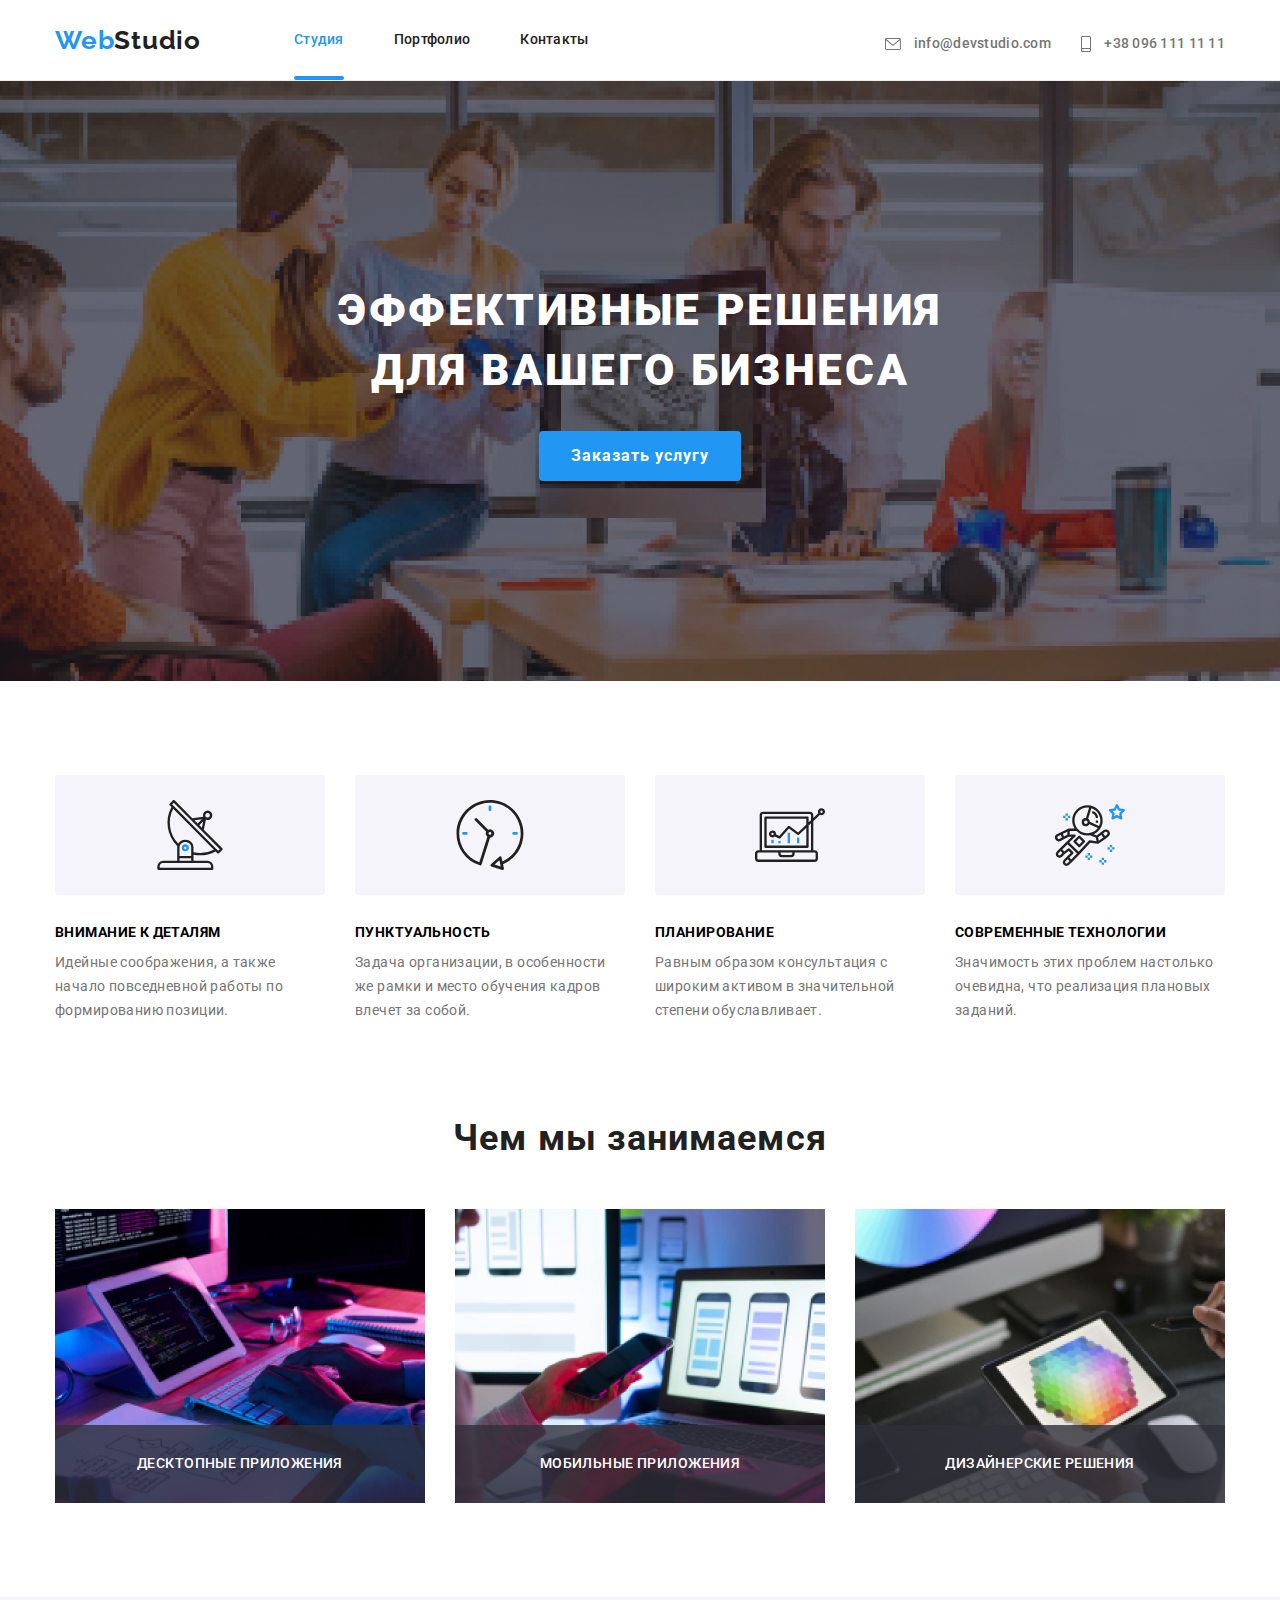
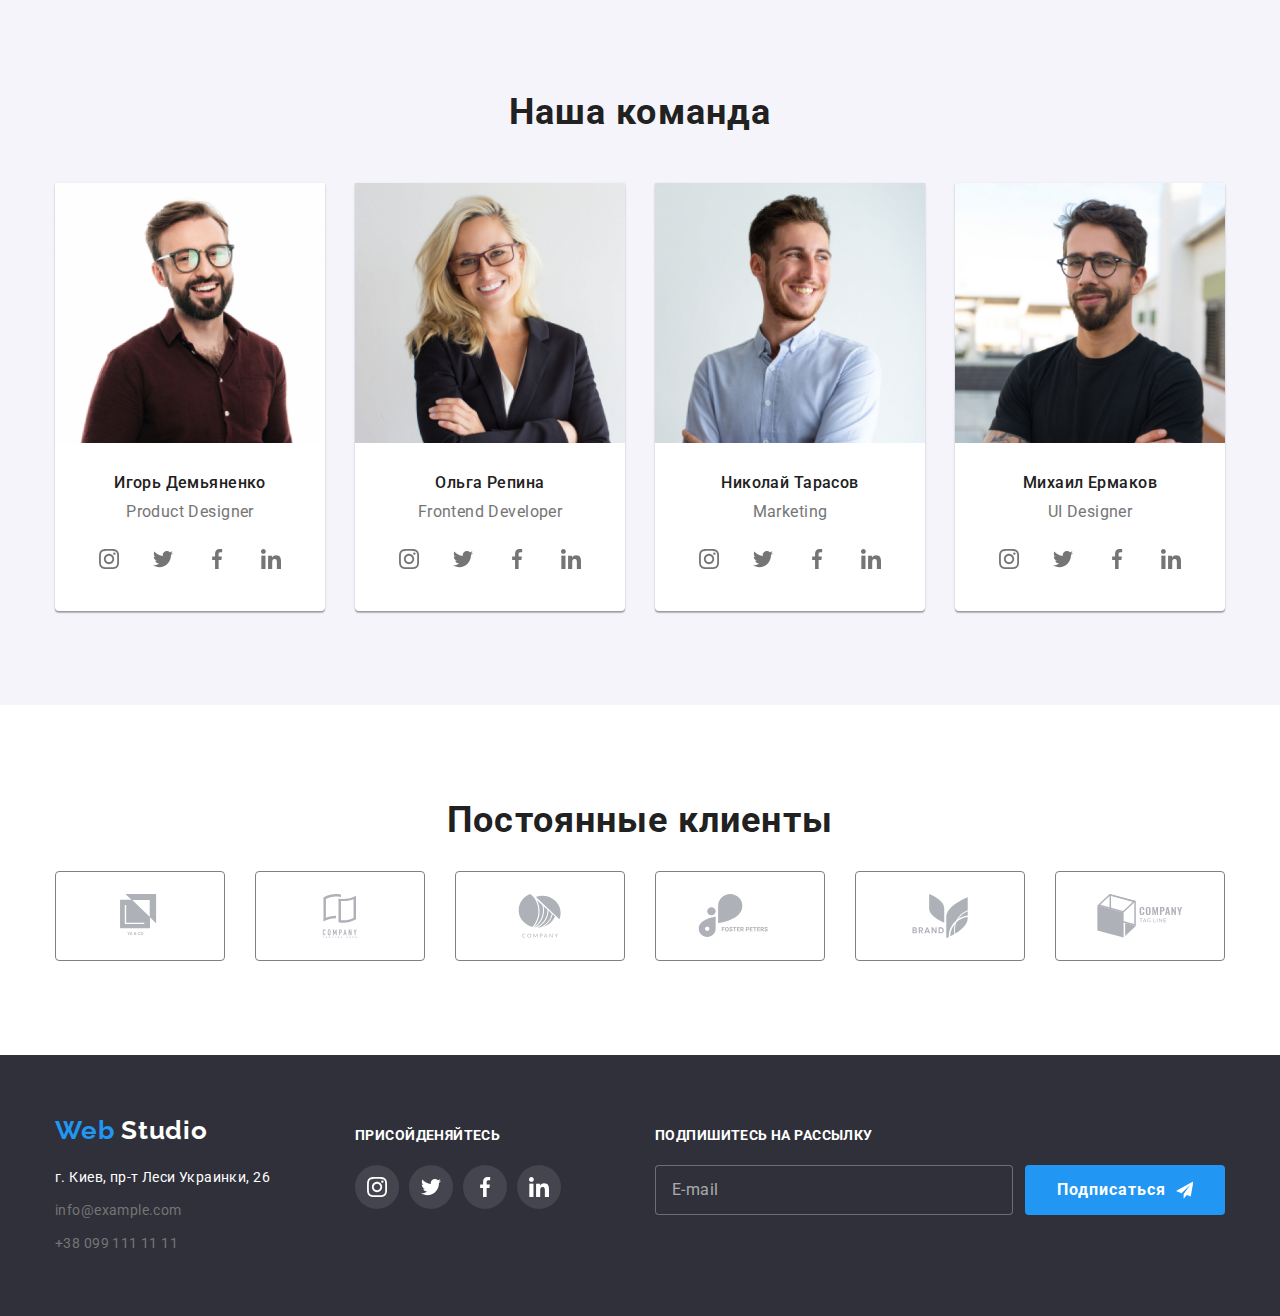
<file: index.html>
<!DOCTYPE html>
<html lang="ru">
	<head>
		<meta charset="UTF-8" />
		<meta name="viewport" content="width=device-width, initial-scale=1.0" />
		<link
			href="https://fonts.googleapis.com/css2?family=Raleway:wght@700&family=Roboto:wght@500;900&display=swap"
			rel="stylesheet"
		/>

		<link rel="stylesheet" href="./css/main.min.css" />

		<title>Web studio main</title>
	</head>

	<body>
		<!--Header-->

		<header>
			<nav class="site-nav">
				<div class="conteiners">
					<a href="./index.html" class="logo">
						<span>Web</span>
						Studio
					</a>
					<button
						type="button"
						class="menu-button is-open"
						aria-controls="menu-container"
						data-menu-button
						aria-expanded="false"
					>
						<svg width="40" height="40" aria-label="переключатель мобильного меню">
							<use class="close-menu-svg" href="./img/sprite.svg#icon-close-menu"></use>
							<use class="menu-svg" href="./img/sprite.svg#icon-menu"></use>
						</svg>
					</button>
					<div class="menu-container" id="menu-container" data-menu>
						<ul class="menu-list">
							<li class="menu-list-item"><a href="./index.html" class="link current-page">Студия</a></li>
							<li class="menu-list-item"><a href="./portfolio.html" class="link">Портфолио</a></li>
							<li class="menu-list-item"><a href="#adress" class="link">Контакты</a></li>
						</ul>
						<ul class="contacts">
							<li class="item-contact">
								<a href="mailto:info@devstudio.com" class="link contact-mail">
									<svg class="item-contact-svg" width="16px" height="12px">
										<use href="./img/sprite.svg#icon-envelope"></use>
									</svg>
									info@devstudio.com
								</a>
							</li>
							<li class="item-contact">
								<a href="tel:+380961111111" class="link contact-phone">
									<svg class="item-contact-svg" width="10px" height="16px">
										<use href="./img/sprite.svg#icon-smartphone"></use>
									</svg>
									+38 096 111 11 11
								</a>
							</li>
						</ul>
					</div>
				</div>
			</nav>
		</header>
		<main>
			<!-- HERO-->

			<section class="hero">
				<h1 class="title">Эффективные решения для вашего бизнеса</h1>
				<button class="button" type="button" data-modal-open>Заказать услугу</button>
			</section>

			<!--наши особенности-->

			<section class="features">
				<div class="conteiners">
					<h2 class="title" hidden>Наши особенности</h2>
					<ul class="list">
						<li class="feature-item attention">
							<h3 class="sub-title">Внимание к деталям</h3>
							<p class="post">
								Идейные соображения, а также начало повседневной работы по формированию позиции.
							</p>
						</li>
						<li class="feature-item punctuality">
							<h3 class="sub-title">Пунктуальность</h3>
							<p class="post">
								Задача организации, в особенности же рамки и место обучения кадров влечет за собой.
							</p>
						</li>
						<li class="feature-item planning">
							<h3 class="sub-title">Планирование</h3>
							<p class="post">
								Равным образом консультация с широким активом в значительной степени обуславливает.
							</p>
						</li>
						<li class="feature-item technologies">
							<h3 class="sub-title">Современные технологии</h3>
							<p class="post">
								Значимость этих проблем настолько очевидна, что реализация плановых заданий.
							</p>
						</li>
					</ul>
				</div>
			</section>

			<!--чем мы занимаемся -->

			<section class="work">
				<div class="conteiners">
					<h2 class="title">Чем мы занимаемся</h2>
					<ul class="list">
						<li class="item">
							<div class="work-img">
								<picture>
									<source
										srcset="./img/adaptive/desctop/we_do/desctop.jpg 1x, ./img/adaptive/desctop/we_do/desctop@2x.jpg 2x"
										media="(min-width: 1200px)"
									/>
									<img src="./img/desctop.jpg" alt="изборажение ноутбука" />
								</picture>
								<p class="sub-title">Десктопные приложения</p>
							</div>
						</li>
						<li class="item">
							<div class="work-img">
								<picture>
									<source
										srcset="./img/adaptive/desctop/we_do/mobile.jpg 1x, ./img/adaptive/desctop/we_do/mobile@2x.jpg 2x"
										media="(min-width: 1200px)"
									/>
									<img src="./img/mobile.jpg" alt="изображение телефона" />
								</picture>
								<p class="sub-title">Мобильные приложения</p>
							</div>
						</li>
						<li class="item">
							<div class="work-img">
								<picture>
									<source
										srcset="./img/adaptive/desctop/we_do/design.jpg 1x, ./img/adaptive/desctop/we_do/design@2x.jpg 2x"
										media="(min-width: 1200px)"
									/>
									<img src="./img/design.jpg" alt="изображение екрана компьюетра" />
								</picture>
								<p class="sub-title">Дизайнерские решения</p>
							</div>
						</li>
					</ul>
				</div>
			</section>

			<!--наша  команда-->

			<section class="team">
				<div class="conteiners">
					<h2 class="title">Наша команда</h2>
					<ul class="list">
						<li class="mamber">
							<picture>
								<source
									srcset="./img/adaptive/phone/team/photo1.jpg 1x, ./img/adaptive/phone/team/photo1@2x.jpg 2x"
									media="(max-width: 767px)"
								/>
								<source
									srcset="./img/adaptive/tablet/team/photo1.jpg 1x, ./img/adaptive/tablet/team/photo1@2x.jpg 2x"
									media="(max-width: 1199px)"
								/>
								<source
									srcset="./img/adaptive/desctop/team/photo1.jpg 1x, ./img/adaptive/desctop/team/photo-1.jpg 2x"
									media="(min-width: 1200px)"
								/>
								<img src="./img/photo_1.jpg" alt="изображение сотрудника" />
							</picture>
							<div class="team-item-description">
								<h3 class="name">Игорь Демьяненко</h3>
								<p class="position">Product Designer</p>
								<ul class="socialnetwork-list">
									<li class="social-icon">
										<a class="social-icon-item" href="https://www.instagramm.com/" aria-label="Instagramm">
											<svg class="social-icon-item-svg">
												<use href="./img/sprite.svg#icon-instagram"></use>
											</svg>
										</a>
									</li>
									<li class="social-icon">
										<a class="social-icon-item" href="https://twitter.com/explore" aria-label="Twitter">
											<svg class="social-icon-item-svg">
												<use href="./img/sprite.svg#icon-twitter"></use>
											</svg>
										</a>
									</li>
									<li class="social-icon">
										<a class="social-icon-item" href="https://www.facebook.com/" aria-label="Facebook">
											<svg class="social-icon-item-svg">
												<use href="./img/sprite.svg#icon-facebook"></use>
											</svg>
										</a>
									</li>
									<li class="social-icon">
										<a class="social-icon-item" href="https://www.linkedin.com/" aria-label="LinkenIn">
											<svg class="social-icon-item-svg">
												<use href="./img/sprite.svg#icon-linkedin"></use>
											</svg>
										</a>
									</li>
								</ul>
							</div>
						</li>
						<li class="mamber">
							<picture>
								<source
									srcset="./img/adaptive/phone/team/photo2.jpg 1x, ./img/adaptive/phone/team/photo2@2x.jpg 2x"
									media="(max-width: 767px)"
								/>
								<source
									srcset="./img/adaptive/tablet/team/photo2.jpg 1x, ./img/adaptive/tablet/team/photo2@2x.jpg 2x"
									media="(max-width: 1199px)"
								/>
								<source
									srcset="./img/adaptive/desctop/team/photo2.jpg 1x, ./img/adaptive/desctop/team/photo-2.jpg 2x"
									media="(min-width: 1200px)"
								/>
								<img src="./img/photo_2.jpg" alt="изображение сотрудника" />
							</picture>
							<div class="team-item-description">
								<h3 class="name">Ольга Репина</h3>
								<p class="position">Frontend Developer</p>
								<ul class="socialnetwork-list">
									<li class="social-icon">
										<a class="social-icon-item" href="https://www.instagramm.com/" aria-label="Instagramm">
											<svg class="social-icon-item-svg">
												<use href="./img/sprite.svg#icon-instagram"></use>
											</svg>
										</a>
									</li>
									<li class="social-icon">
										<a class="social-icon-item" href="https://twitter.com/explore" aria-label="Twitter">
											<svg class="social-icon-item-svg">
												<use href="./img/sprite.svg#icon-twitter"></use>
											</svg>
										</a>
									</li>
									<li class="social-icon">
										<a class="social-icon-item" href="https://www.facebook.com/" aria-label="Facebook">
											<svg class="social-icon-item-svg">
												<use href="./img/sprite.svg#icon-facebook"></use>
											</svg>
										</a>
									</li>
									<li class="social-icon">
										<a class="social-icon-item" href="https://www.linkedin.com/" aria-label="LinkenIn">
											<svg class="social-icon-item-svg">
												<use href="./img/sprite.svg#icon-linkedin"></use>
											</svg>
										</a>
									</li>
								</ul>
							</div>
						</li>
						<li class="mamber">
							<picture>
								<source
									srcset="./img/adaptive/phone/team/photo3.jpg 1x, ./img/adaptive/phone/team/photo3@2x.jpg 2x"
									media="(max-width: 767px)"
								/>
								<source
									srcset="./img/adaptive/tablet/team/photo3.jpg 1x, ./img/adaptive/tablet/team/photo3@2x.jpg 2x"
									media="(max-width: 1199px)"
								/>
								<source
									srcset="./img/adaptive/desctop/team/photo3.jpg 1x, ./img/adaptive/desctop/team/photo-3.jpg 2x"
									media="(min-width: 1200px)"
								/>
								<img src="./img/photo_3.jpg" alt="изображение сотрудника" />
							</picture>
							<div class="team-item-description">
								<h3 class="name">Николай Тарасов</h3>
								<p class="position">Marketing</p>
								<ul class="socialnetwork-list">
									<li class="social-icon">
										<a class="social-icon-item" href="https://www.instagramm.com/" aria-label="Instagramm">
											<svg class="social-icon-item-svg">
												<use href="./img/sprite.svg#icon-instagram"></use>
											</svg>
										</a>
									</li>
									<li class="social-icon">
										<a class="social-icon-item" href="https://twitter.com/explore" aria-label="Twitter">
											<svg class="social-icon-item-svg">
												<use href="./img/sprite.svg#icon-twitter"></use>
											</svg>
										</a>
									</li>
									<li class="social-icon">
										<a class="social-icon-item" href="https://www.facebook.com/" aria-label="Facebook">
											<svg class="social-icon-item-svg">
												<use href="./img/sprite.svg#icon-facebook"></use>
											</svg>
										</a>
									</li>
									<li class="social-icon">
										<a class="social-icon-item" href="https://www.linkedin.com/" aria-label="LinkenIn">
											<svg class="social-icon-item-svg">
												<use href="./img/sprite.svg#icon-linkedin"></use>
											</svg>
										</a>
									</li>
								</ul>
							</div>
						</li>
						<li class="mamber">
							<picture>
								<source
									srcset="./img/adaptive/phone/team/photo4.jpg 1x, ./img/adaptive/phone/team/photo4@2x.jpg 2x"
									media="(max-width: 767px)"
								/>
								<source
									srcset="./img/adaptive/tablet/team/photo4.jpg 1x, ./img/adaptive/tablet/team/photo4@2x.jpg 2x"
									media="(max-width: 1199px)"
								/>
								<source
									srcset="./img/adaptive/desctop/team/photo4.jpg 1x, ./img/adaptive/desctop/team/photo-4.jpg 2x"
									media="(min-width: 1200px)"
								/>
								<img src="./img/photo_4.jpg" alt="изображение сотрудника" />
							</picture>
							<div class="team-item-description">
								<h3 class="name">Михаил Ермаков</h3>
								<p class="position">UI Designer</p>
								<ul class="socialnetwork-list">
									<li class="social-icon">
										<a class="social-icon-item" href="https://www.instagramm.com/" aria-label="Instagramm">
											<svg class="social-icon-item-svg">
												<use href="./img/sprite.svg#icon-instagram"></use>
											</svg>
										</a>
									</li>
									<li class="social-icon">
										<a class="social-icon-item" href="https://twitter.com/explore" aria-label="Twitter">
											<svg class="social-icon-item-svg">
												<use href="./img/sprite.svg#icon-twitter"></use>
											</svg>
										</a>
									</li>
									<li class="social-icon">
										<a class="social-icon-item" href="https://www.facebook.com/" aria-label="Facebook">
											<svg class="social-icon-item-svg">
												<use href="./img/sprite.svg#icon-facebook"></use>
											</svg>
										</a>
									</li>
									<li class="social-icon">
										<a class="social-icon-item" href="https://www.linkedin.com/" aria-label="LinkenIn">
											<svg class="social-icon-item-svg">
												<use href="./img/sprite.svg#icon-linkedin"></use>
											</svg>
										</a>
									</li>
								</ul>
							</div>
						</li>
					</ul>
				</div>
			</section>
			<!--постоянные клиенты-->
			<section class="client">
				<div class="conteiners">
					<h2 class="title">Постоянные клиенты</h2>
					<ul class="list">
						<li class="client-logo">
							<a href="#" class="logo">
								<svg class="client-logo-svg">
									<use href="./img/sprite.svg#icon-logo1"></use>
								</svg>
							</a>
						</li>
						<li class="client-logo">
							<a href="#" class="logo">
								<svg class="client-logo-svg">
									<use href="./img/sprite.svg#icon-logo2"></use>
								</svg>
							</a>
						</li>
						<li class="client-logo">
							<a href="#" class="logo">
								<svg class="client-logo-svg">
									<use href="./img/sprite.svg#icon-logo3"></use>
								</svg>
							</a>
						</li>
						<li class="client-logo">
							<a href="#" class="logo">
								<svg class="client-logo-svg">
									<use href="./img/sprite.svg#icon-logo4"></use>
								</svg>
							</a>
						</li>
						<li class="client-logo">
							<a href="#" class="logo">
								<svg class="client-logo-svg">
									<use href="./img/sprite.svg#icon-logo5"></use>
								</svg>
							</a>
						</li>
						<li class="client-logo">
							<a href="#" class="logo">
								<svg class="client-logo-svg">
									<use href="./img/sprite.svg#icon-logo6"></use>
								</svg>
							</a>
						</li>
					</ul>
				</div>
			</section>
		</main>

		<!--Футер -->

		<footer class="footer">
			<div class="conteiners">
				<div class="footer-join">
					<div class="input-conteiner">
						<h2 hidden>Контактная информация</h2>
						<a href="./index.html" class="logo">
							<span>Web</span>
							Studio
						</a>
						<address id="adress">
							<a href="https://goo.gl/maps/7qZ9SEmHGYKd3bcy6" class="contact adress">г. Киев, пр-т Леси Украинки, 26</a>
							<a href="mailto:info@example.com" class="contact">info@example.com</a>
							<a href="tel:+380991111111" class="contact">+38 099 111 11 11</a>
						</address>
					</div>
					<div class="input-conteiner-join">
						<p class="connect">Присойденяйтесь</p>

						<ul class="socialnetwork-list">
							<li class="social-icon">
								<a class="social-icon-item" href="https://www.instagramm.com/" aria-label="Instagramm">
									<svg class="social-icon-item-svg">
										<use href="./img/sprite.svg#icon-instagram"></use>
									</svg>
								</a>
							</li>
							<li class="social-icon">
								<a class="social-icon-item" href="https://twitter.com/explore" aria-label="Twitter">
									<svg class="social-icon-item-svg">
										<use href="./img/sprite.svg#icon-twitter"></use>
									</svg>
								</a>
							</li>
							<li class="social-icon">
								<a class="social-icon-item" href="https://www.facebook.com/" aria-label="Facebook">
									<svg class="social-icon-item-svg">
										<use href="./img/sprite.svg#icon-facebook"></use>
									</svg>
								</a>
							</li>
							<li class="social-icon">
								<a class="social-icon-item" href="https://www.linkedin.com/" aria-label="LinkenIn">
									<svg class="social-icon-item-svg">
										<use href="./img/sprite.svg#icon-linkedin"></use>
									</svg>
								</a>
							</li>
						</ul>
					</div>
				</div>
				<div class="input-container-subscribe">
					<p class="connect">Подпишитесь на рассылку</p>
					<form class="subscribe-form" action="#">
						<input class="subscribe-input" type="email" name="client-mailing-email" placeholder="E-mail" />
						<button class="button subscribe-btn" type="submit">
							Подписаться
							<svg class="subscribe-btn-svg">
								<use href="./img/sprite.svg#icon-send"></use>
							</svg>
						</button>
					</form>
				</div>
			</div>
		</footer>

		<div class="backdrop is-hidden" data-modal>
			<div class="modal">
				<button class="close-btn" type="button" data-modal-close>
					<svg class="close-btn-svg">
						<use href="./img/sprite.svg#icon-close"></use>
					</svg>
				</button>
				<h2 class="modal-title">Оставьте свои данные, мы вам перезвоним</h2>
				<div>
					<form class="modal-form" action="#">
						<div class="modal-form-field">
							<input class="modal-form-input" type="text" name="name" id="name" required />
							<label class="modal-form-input-label" for="name">Имя</label>
							<svg class="modal-form-input-svg">
								<use href="./img/sprite.svg#icon-person-black"></use>
							</svg>
						</div>
						<div class="modal-form-field">
							<input class="modal-form-input" type="tel" name="tel" id="tel" required />
							<label class="modal-form-input-label" for="tel">Телефон</label>
							<svg class="modal-form-input-svg">
								<use href="./img/sprite.svg#icon-phone-black"></use>
							</svg>
						</div>
						<div class="modal-form-field">
							<input class="modal-form-input" type="email" name="e-mail" id="e-mail" required />
							<label class="modal-form-input-label" for="e-mail">Почта</label>
							<svg class="modal-form-input-svg">
								<use href="./img/sprite.svg#icon-email-black"></use>
							</svg>
						</div>
						<div class="modal-form-field">
							<textarea class="modal-form-text" name="comment" id="comment" placeholder="Введите текст"></textarea>
							<label class="modal-form-input-label" for="comment">Комментарий</label>
						</div>

						<input
							class="modal-form-agreement"
							type="checkbox"
							value="accept-license-agreement"
							name="license-agreement"
							id="license-agreement"
						/>
						<label class="modal-form-check-agreement" for="license-agreement">
							Соглашаюсь с рассылкой и принимаю&nbsp;
							<a href="#" target="_blank">Условия договора</a>
						</label>
						<button class="button modal-send-btn" type="submit">Отправить</button>
					</form>
				</div>
			</div>
		</div>

		<script src="./js/modal.js"></script>
		<script src="./js/menu.js"></script>
	</body>
</html>
</file>
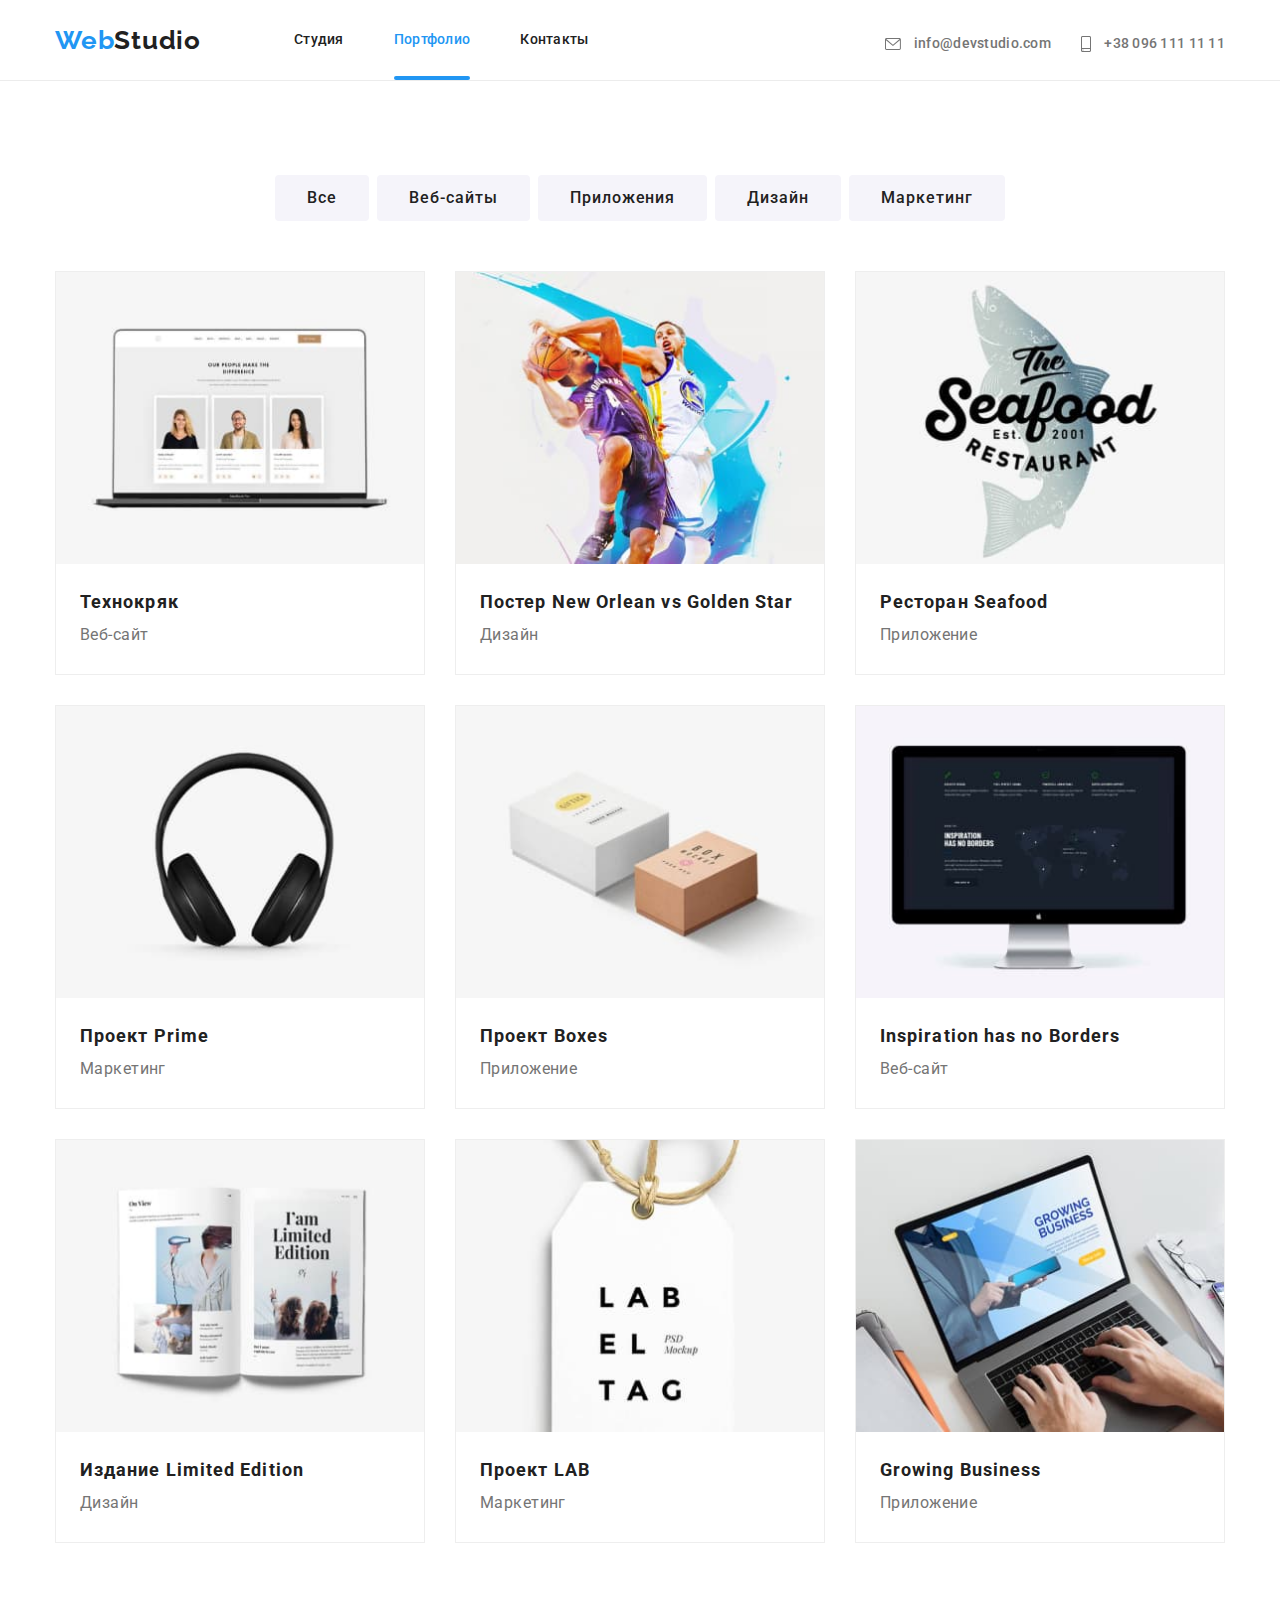
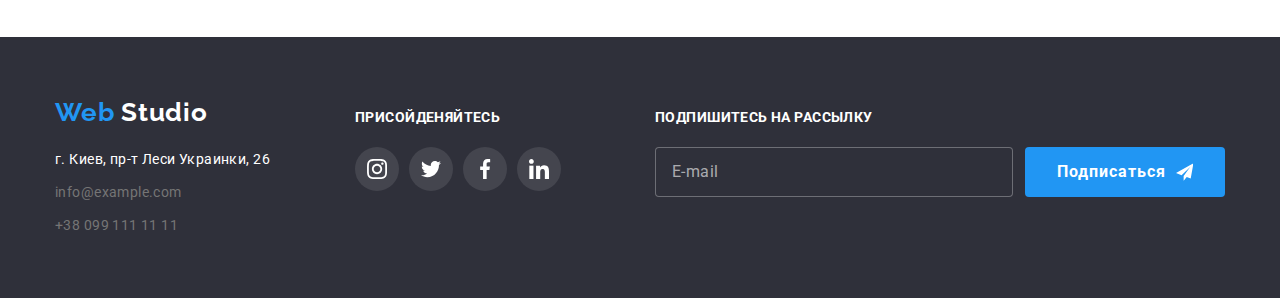
<file: portfolio.html>
<!DOCTYPE html>
<html lang="ru">
	<head>
		<meta charset="UTF-8" />
		<meta name="viewport" content="width=device-width, initial-scale=1.0" />
		<link
			href="https://fonts.googleapis.com/css2?family=Raleway:wght@700&family=Roboto:wght@500;900&display=swap"
			rel="stylesheet"
		/>
		<link
			rel="stylesheet"
			href="https://cdnjs.cloudflare.com/ajax/libs/modern-normalize/0.7.0/modern-normalize.min.css"
		/>

		<link rel="stylesheet" href="./css/main.min.css" />

		<title>Web studio Portfolio</title>
	</head>

	<body>
		<!--основная навигация/шапка-->
		<header>
			<nav class="site-nav">
				<div class="conteiners">
					<a href="./index.html" class="logo">
						<span>Web</span>
						Studio
					</a>
					<button
						type="button"
						class="menu-button is-open"
						aria-controls="menu-container"
						data-menu-button
						aria-expanded="false"
					>
						<svg width="40" height="40" aria-label="переключатель мобильного меню">
							<use class="close-menu-svg" href="./img/sprite.svg#icon-close-menu"></use>
							<use class="menu-svg" href="./img/sprite.svg#icon-menu"></use>
						</svg>
					</button>
					<div class="menu-container" id="menu-container" data-menu>
						<ul class="menu-list">
							<li class="menu-list-item"><a href="./index.html" class="link">Студия</a></li>
							<li class="menu-list-item"><a href="./portfolio.html" class="link current-page">Портфолио</a></li>
							<li class="menu-list-item"><a href="#adress" class="link">Контакты</a></li>
						</ul>
						<ul class="contacts">
							<li class="item-contact">
								<a href="mailto:info@devstudio.com" class="link contact-mail">
									<svg class="item-contact-svg" width="16px" height="12px">
										<use href="./img/sprite.svg#icon-envelope"></use>
									</svg>
									info@devstudio.com
								</a>
							</li>
							<li class="item-contact">
								<a href="tel:+380961111111" class="link contact-phone">
									<svg class="item-contact-svg" width="10px" height="16px">
										<use href="./img/sprite.svg#icon-smartphone"></use>
									</svg>
									+38 096 111 11 11
								</a>
							</li>
						</ul>
					</div>
				</div>
			</nav>
		</header>
		<main>
			<section class="filters-projects">
				<div class="conteiners">
					<ul>
						<li class="filters">
							<h2 hidden>Раздел фильтров</h2>
							<ul class="list">
								<li class="item">
									<button type="button" class="button">Все</button>
								</li>
								<li class="item">
									<button type="button" class="button">Веб-сайты</button>
								</li>
								<li class="item">
									<button type="button" class="button">Приложения</button>
								</li>
								<li class="item">
									<button type="button" class="button">Дизайн</button>
								</li>
								<li class="item">
									<button type="button" class="button">Маркетинг</button>
								</li>
							</ul>
						</li>
						<li class="projects">
							<h2 hidden>Список проектов</h2>
							<ul class="projects-list">
								<li class="cards">
									<a href="project-item-link">
										<div class="project-card">
											<source
												srcset="
													./img/adaptive/phone/portfolio/project1project1.jpg 1x,
													./img/adaptive/phone/portfolio/project1@2x.jpg      2x
												"
												media="(max-width: 767px)"
											/>
											<source
												srcset="
													./img/adaptive/tablet/portfolio/project1project1.jpg 1x,
													./img/adaptive/tablet/portfolio/project1@2x.jpg      2x
												"
												media="(max-width: 1199px)"
											/>
											<source
												srcset="
													./img/adaptive/desctop/portfolio/project1project1.jpg 1x,
													./img/adaptive/desctop/portfolio/project1@2x.jpg      2x
												"
												media="(min-width: 1200px)"
											/>
											<img src="./img/project1.jpg" alt="ноутбук" />
											<div class="project-card-overlay">
												<p class="description">
													Технокряк это современная площадка распространения коронавируса. Компании используют эту
													платформу для цифрового шпионажа и атак на защищённые сервера конкурентов.
												</p>
											</div>
										</div>
										<div class="project-text">
											<h3>Технокряк</h3>
											<p class="sub-title">Веб-сайт</p>
										</div>
									</a>
								</li>
								<li class="cards">
									<a href="">
										<div class="project-card">
											<source
												srcset="
													./img/adaptive/phone/portfolio/project1project2.jpg 1x,
													./img/adaptive/phone/portfolio/project2@2x.jpg      2x
												"
												media="(max-width: 767px)"
											/>
											<source
												srcset="
													./img/adaptive/tablet/portfolio/project1project2.jpg 1x,
													./img/adaptive/tablet/portfolio/project2@2x.jpg      2x
												"
												media="(max-width: 1199px)"
											/>
											<source
												srcset="
													./img/adaptive/desctop/portfolio/project1project2.jpg 1x,
													./img/adaptive/desctop/portfolio/project2@2x.jpg      2x
												"
												media="(min-width: 1200px)"
											/>
											<img src="./img/project2.jpg" alt="два баскетболиста" />
											<div class="project-card-overlay">
												<p class="description">
													Технокряк это современная площадка распространения коронавируса. Компании используют эту
													платформу для цифрового шпионажа и атак на защищённые сервера конкурентов.
												</p>
											</div>
										</div>
										<div class="project-text">
											<h3>Постер New Orlean vs Golden Star</h3>
											<p class="sub-title">Дизайн</p>
										</div>
									</a>
								</li>
								<li class="cards">
									<a href="">
										<div class="project-card">
											<source
												srcset="
													./img/adaptive/phone/portfolio/project1project3.jpg 1x,
													./img/adaptive/phone/portfolio/project3@2x.jpg      2x
												"
												media="(max-width: 767px)"
											/>
											<source
												srcset="
													./img/adaptive/tablet/portfolio/project1project3.jpg 1x,
													./img/adaptive/tablet/portfolio/project3@2x.jpg      2x
												"
												media="(max-width: 1199px)"
											/>
											<source
												srcset="
													./img/adaptive/desctop/portfolio/project1project3.jpg 1x,
													./img/adaptive/desctop/portfolio/project3@2x.jpg      2x
												"
												media="(min-width: 1200px)"
											/>
											<img src="./img/project3.jpg" alt="эмлеба ресторана" />
											<div class="project-card-overlay">
												<p class="description">
													Технокряк это современная площадка распространения коронавируса. Компании используют эту
													платформу для цифрового шпионажа и атак на защищённые сервера конкурентов.
												</p>
											</div>
										</div>
										<div class="project-text">
											<h3>Ресторан Seafood</h3>
											<p class="sub-title">Приложение</p>
										</div>
									</a>
								</li>

								<li class="cards">
									<a href="">
										<div class="project-card">
											<source
												srcset="
													./img/adaptive/phone/portfolio/project1project4.jpg 1x,
													./img/adaptive/phone/portfolio/project4@2x.jpg      2x
												"
												media="(max-width: 767px)"
											/>
											<source
												srcset="
													./img/adaptive/tablet/portfolio/project1project4.jpg 1x,
													./img/adaptive/tablet/portfolio/project4@2x.jpg      2x
												"
												media="(max-width: 1199px)"
											/>
											<source
												srcset="
													./img/adaptive/desctop/portfolio/project1project4.jpg 1x,
													./img/adaptive/desctop/portfolio/project4@2x.jpg      2x
												"
												media="(min-width: 1200px)"
											/>
											<img src="./img/project4.jpg" alt="наушники" />
											<div class="project-card-overlay">
												<p class="description">
													Технокряк это современная площадка распространения коронавируса. Компании используют эту
													платформу для цифрового шпионажа и атак на защищённые сервера конкурентов.
												</p>
											</div>
										</div>
										<div class="project-text">
											<h3>Проект Prime</h3>
											<p class="sub-title">Маркетинг</p>
										</div>
									</a>
								</li>
								<li class="cards">
									<a href="">
										<div class="project-card">
											<source
												srcset="
													./img/adaptive/phone/portfolio/project1project5.jpg 1x,
													./img/adaptive/phone/portfolio/project5@2x.jpg      2x
												"
												media="(max-width: 767px)"
											/>
											<source
												srcset="
													./img/adaptive/tablet/portfolio/project1project5.jpg 1x,
													./img/adaptive/tablet/portfolio/project5@2x.jpg      2x
												"
												media="(max-width: 1199px)"
											/>
											<source
												srcset="
													./img/adaptive/desctop/portfolio/project1project5.jpg 1x,
													./img/adaptive/desctop/portfolio/project5@2x.jpg      2x
												"
												media="(min-width: 1200px)"
											/>
											<img src="./img/project5.jpg" alt="две коробки" />
											<div class="project-card-overlay">
												<p class="description">
													Технокряк это современная площадка распространения коронавируса. Компании используют эту
													платформу для цифрового шпионажа и атак на защищённые сервера конкурентов.
												</p>
											</div>
										</div>
										<div class="project-text">
											<h3>Проект Boxes</h3>
											<p class="sub-title">Приложение</p>
										</div>
									</a>
								</li>
								<li class="cards">
									<a href="">
										<div class="project-card">
											<source
												srcset="
													./img/adaptive/phone/portfolio/project1project6.jpg 1x,
													./img/adaptive/phone/portfolio/project6@2x.jpg      2x
												"
												media="(max-width: 767px)"
											/>
											<source
												srcset="
													./img/adaptive/tablet/portfolio/project1project6.jpg 1x,
													./img/adaptive/tablet/portfolio/projec@@2x6.jpg      2x
												"
												media="(max-width: 1199px)"
											/>
											<source
												srcset="
													./img/adaptive/desctop/portfolio/project1project6.jpg 1x,
													./img/adaptive/desctop/portfolio/project6@2x.jpg      2x
												"
												media="(min-width: 1200px)"
											/>
											<img src="./img/project6.jpg" alt="монитор" />
											<div class="project-card-overlay">
												<p class="description">
													Технокряк это современная площадка распространения коронавируса. Компании используют эту
													платформу для цифрового шпионажа и атак на защищённые сервера конкурентов.
												</p>
											</div>
										</div>
										<div class="project-text">
											<h3>Inspiration has no Borders</h3>
											<p class="sub-title">Веб-сайт</p>
										</div>
									</a>
								</li>

								<li class="cards">
									<a href="">
										<div class="project-card">
											<source
												srcset="
													./img/adaptive/phone/portfolio/project1project7.jpg 1x,
													./img/adaptive/phone/portfolio/project7@2x.jpg      2x
												"
												media="(max-width: 767px)"
											/>
											<source
												srcset="
													./img/adaptive/tablet/portfolio/project1project7.jpg 1x,
													./img/adaptive/tablet/portfolio/project7@2x.jpg      2x
												"
												media="(max-width: 1199px)"
											/>
											<source
												srcset="
													./img/adaptive/desctop/portfolio/project1project7.jpg 1x,
													./img/adaptive/desctop/portfolio/project7@2x.jpg      2x
												"
												media="(min-width: 1200px)"
											/>
											<img src="./img/project7.jpg" alt="книга" />
											<div class="project-card-overlay">
												<p class="description">
													Технокряк это современная площадка распространения коронавируса. Компании используют эту
													платформу для цифрового шпионажа и атак на защищённые сервера конкурентов.
												</p>
											</div>
										</div>
										<div class="project-text">
											<h3>Издание Limited Edition</h3>
											<p class="sub-title">Дизайн</p>
										</div>
									</a>
								</li>
								<li class="cards">
									<a href="">
										<div class="project-card">
											<source
												srcset="
													./img/adaptive/phone/portfolio/project1project8.jpg 1x,
													./img/adaptive/phone/portfolio/project8@2x.jpg      2x
												"
												media="(max-width: 767px)"
											/>
											<source
												srcset="
													./img/adaptive/tablet/portfolio/project1project8.jpg 1x,
													./img/adaptive/tablet/portfolio/project8@2x.jpg      2x
												"
												media="(max-width: 1199px)"
											/>
											<source
												srcset="
													./img/adaptive/desctop/portfolio/project1project8.jpg 1x,
													./img/adaptive/desctop/portfolio/project8@2x.jpg      2x
												"
												media="(min-width: 1200px)"
											/>
											<img src="./img/project8.jpg" alt="этикетка" />
											<div class="project-card-overlay">
												<p class="description">
													Технокряк это современная площадка распространения коронавируса. Компании используют эту
													платформу для цифрового шпионажа и атак на защищённые сервера конкурентов.
												</p>
											</div>
										</div>
										<div class="project-text">
											<h3>Проект LAB</h3>
											<p class="sub-title">Маркетинг</p>
										</div>
									</a>
								</li>
								<li class="cards">
									<a href="">
										<div class="project-card">
											<source
												srcset="
													./img/adaptive/phone/portfolio/project1project9.jpg 1x,
													./img/adaptive/phone/portfolio/project9@2x.jpg      2x
												"
												media="(max-width: 767px)"
											/>
											<source
												srcset="
													./img/adaptive/tablet/portfolio/project1project9.jpg 1x,
													./img/adaptive/tablet/portfolio/project9@2x.jpg      2x
												"
												media="(max-width: 1199px)"
											/>
											<source
												srcset="
													./img/adaptive/desctop/portfolio/project1project9.jpg 1x,
													./img/adaptive/desctop/portfolio/project9@2x.jpg      2x
												"
												media="(min-width: 1200px)"
											/>
											<img src="./img/project9.jpg" alt="ноутбук" />
											<div class="project-card-overlay">
												<p class="description">
													Технокряк это современная площадка распространения коронавируса. Компании используют эту
													платформу для цифрового шпионажа и атак на защищённые сервера конкурентов.
												</p>
											</div>
										</div>
										<div class="project-text">
											<h3>Growing Business</h3>
											<p class="sub-title">Приложение</p>
										</div>
									</a>
								</li>
							</ul>
						</li>
					</ul>
				</div>
			</section>
		</main>
		<!--подвал-->
		<footer class="footer">
			<div class="conteiners">
				<div class="footer-join">
					<div class="input-conteiner">
						<h2 hidden>Контактная информация</h2>
						<a href="./index.html" class="logo">
							<span>Web</span>
							Studio
						</a>
						<address id="adress">
							<a href="https://goo.gl/maps/7qZ9SEmHGYKd3bcy6" class="contact adress">г. Киев, пр-т Леси Украинки, 26</a>
							<a href="mailto:info@example.com" class="contact">info@example.com</a>
							<a href="tel:+380991111111" class="contact">+38 099 111 11 11</a>
						</address>
					</div>
					<div class="input-conteiner-join">
						<p class="connect">Присойденяйтесь</p>

						<ul class="socialnetwork-list">
							<li class="social-icon">
								<a class="social-icon-item" href="https://www.instagramm.com/" aria-label="Instagramm">
									<svg class="social-icon-item-svg">
										<use href="./img/sprite.svg#icon-instagram"></use>
									</svg>
								</a>
							</li>
							<li class="social-icon">
								<a class="social-icon-item" href="https://twitter.com/explore" aria-label="Twitter">
									<svg class="social-icon-item-svg">
										<use href="./img/sprite.svg#icon-twitter"></use>
									</svg>
								</a>
							</li>
							<li class="social-icon">
								<a class="social-icon-item" href="https://www.facebook.com/" aria-label="Facebook">
									<svg class="social-icon-item-svg">
										<use href="./img/sprite.svg#icon-facebook"></use>
									</svg>
								</a>
							</li>
							<li class="social-icon">
								<a class="social-icon-item" href="https://www.linkedin.com/" aria-label="LinkenIn">
									<svg class="social-icon-item-svg">
										<use href="./img/sprite.svg#icon-linkedin"></use>
									</svg>
								</a>
							</li>
						</ul>
					</div>
				</div>
				<div class="input-container-subscribe">
					<p class="connect">Подпишитесь на рассылку</p>
					<form class="subscribe-form" action="#">
						<input class="subscribe-input" type="email" name="client-mailing-email" placeholder="E-mail" />
						<button class="button subscribe-btn" type="submit">
							Подписаться
							<svg class="subscribe-btn-svg">
								<use href="./img/sprite.svg#icon-send"></use>
							</svg>
						</button>
					</form>
				</div>
			</div>
		</footer>

		<script src="./js/menu.js"></script>
	</body>
</html>
</file>
<file: css/main.min.css>
/*! modern-normalize v1.0.0 | MIT License | https://github.com/sindresorhus/modern-normalize */*,*::before,*::after{box-sizing:border-box}:root{-moz-tab-size:4;tab-size:4}html{line-height:1.15;-webkit-text-size-adjust:100%}body{margin:0}body{font-family:system-ui,-apple-system,"Segoe UI",Roboto,Helvetica,Arial,sans-serif,"Apple Color Emoji","Segoe UI Emoji"}hr{height:0;color:inherit}abbr[title]{text-decoration:underline dotted}b,strong{font-weight:bolder}code,kbd,samp,pre{font-family:ui-monospace, SFMono-Regular, Consolas, 'Liberation Mono', Menlo, monospace;font-size:1em}small{font-size:80%}sub,sup{font-size:75%;line-height:0;position:relative;vertical-align:baseline}sub{bottom:-0.25em}sup{top:-0.5em}table{text-indent:0;border-color:inherit}button,input,optgroup,select,textarea{font-family:inherit;font-size:100%;line-height:1.15;margin:0}button,select{text-transform:none}button,[type='button'],[type='reset'],[type='submit']{-webkit-appearance:button}::-moz-focus-inner{border-style:none;padding:0}:-moz-focusring{outline:1px dotted ButtonText}:-moz-ui-invalid{box-shadow:none}legend{padding:0}progress{vertical-align:baseline}::-webkit-inner-spin-button,::-webkit-outer-spin-button{height:auto}[type='search']{-webkit-appearance:textfield;outline-offset:-2px}::-webkit-search-decoration{-webkit-appearance:none}::-webkit-file-upload-button{-webkit-appearance:button;font:inherit}summary{display:list-item}html{box-sizing:border-box}*,*::before,*::after{box-sizing:inherit}body{font-family:Roboto, sans-serif;font-style:normal;letter-spacing:0.03em;font-weight:500;font-size:14px;line-height:1.71}body.modal-open{overflow:hidden}h1,h2,h3,h4,h5,h6,p,a,ul{margin:0 0;padding:0 0}img{display:block}li{list-style-type:none}img{display:block}.link{text-decoration:none;color:#212121}.conteiners{margin-left:auto;margin-right:auto;padding:0 15px}@media screen and (min-width: 480px){.conteiners{width:480px}}@media screen and (min-width: 768px){.conteiners{width:768px}}@media screen and (min-width: 1200px){.conteiners{width:1200px}}.logo{font-family:Raleway;text-decoration:none;font-weight:700;font-size:24px;line-height:1.66;letter-spacing:0.03em}.logo>span{color:#2196f3}@media screen and (max-width: 767px){.logo{font-size:24px;line-height:1.66}}@media screen and (min-width: 1200px){.logo{font-size:26px;line-height:1.19}}.button{display:inline-block;border:0px;margin-top:0px;padding:10px 32px;border-radius:4px;align-items:center;text-align:center;outline:none;color:#fff;background-color:#2196f3;font-family:Roboto;font-weight:700;font-size:16px;line-height:1.875;letter-spacing:0.06em}.button:hover,.button:focus{color:#2196f3;background-color:#fff;transition:all 250ms cubic-bezier(0.4, 0, 0.2, 1)}.title{font-size:28px;line-height:1.18;font-weight:700;letter-spacing:0.03em;color:#212121}@media screen and (min-width: 1200px){.title{font-size:36px;line-height:1.17}}.current-page{position:relative;color:#2196f3}.current-page::after{position:absolute;left:0;bottom:0;display:block;content:" ";width:100%;height:2px;background:#2196f3;border-radius:2px}@media screen and (min-width: 1200px){.current-page::after{height:4px}}.site-nav{position:relative;border-bottom:1px solid #ececec}.site-nav .conteiners{display:flex;align-items:center;height:60px}@media screen and (min-width: 768px){.site-nav .conteiners{height:80px}}.site-nav .logo{color:#212121}@media screen and (min-width: 768px){.site-nav .logo{margin-right:88px;display:flex}}@media screen and (min-width: 1200px){.site-nav .logo{margin-right:93px}}@media screen and (min-width: 768px){.site-nav .menu-list{display:flex}}.site-nav .link{display:inline-block;font-style:normal;font-weight:500;font-size:18px;line-height:1.66;letter-spacing:0.02em}@media screen and (min-width: 768px){.site-nav .link{font-size:12px;line-height:1.14}}@media screen and (min-width: 1200px){.site-nav .link{font-size:14px}}.site-nav .link:hover,.site-nav .link:focus{transition:all 250ms cubic-bezier(0.4, 0, 0.2, 1);color:#2196f3}@media screen and (max-width: 767px){.site-nav .link.current-page{padding-bottom:8px}}.site-nav .link.contact-mail{padding-top:0px}.site-nav .link.contact-phone{padding-top:0px}.site-nav .contacts{margin-left:auto}@media screen and (max-width: 767px){.site-nav .contacts{margin-right:auto;margin-top:60px}}@media screen and (min-width: 768px) and (max-width: 1199px){.site-nav .contacts{display:flex;flex-direction:column;justify-content:center}}@media screen and (min-width: 1200px){.site-nav .contacts{display:flex}}@media screen and (max-width: 767px){.site-nav .menu-list-item:not(:last-child){margin-bottom:40px}}@media screen and (max-width: 767px){.site-nav .item-contact:not(:last-child):not(:last-child){margin-bottom:18px}}@media screen and (min-width: 768px) and (max-width: 1199px){.site-nav .item-contact:not(:last-child):not(:last-child){margin-bottom:10px}}.site-nav .item-contact-svg{margin-right:10px;fill:currentColor;vertical-align:middle}.site-nav .contact-mail{color:#757575}.site-nav .contact-phone{color:#757575}.menu-button{display:inline-block;margin-left:auto;padding:0;border:none;background-color:transparent}@media screen and (min-width: 768px){.menu-button{display:none}}.menu-button .menu-svg{display:none}.menu-button.is-open .menu-svg{display:block}.menu-button.is-open .close-menu-svg{display:none}.menu-container.is-open{display:block;z-index:1000}@media screen and (max-width: 767px){.menu-container{display:none;position:absolute;top:100%;left:0;width:100%;padding-top:60px;padding-bottom:60px;text-align:center;background-color:white;box-shadow:0px 4px 8px rgba(0,0,0,0.04),0px 2px 4px rgba(0,0,0,0.08),0px 1px 3px rgba(0,0,0,0.16)}}@media screen and (min-width: 768px){.menu-container{display:flex;width:100%}}@media screen and (min-width: 1200px){.menu-container{height:80px}}@media screen and (min-width: 768px){.menu-list-item>.link{padding-top:32px;padding-bottom:32px;height:80px}}@media screen and (min-width: 768px){.menu-list-item:not(:last-child){margin-right:50px}}@media screen and (min-width: 1200px){.item-contact{padding-top:32px;padding-bottom:32px}.item-contact:not(:last-child){margin-right:30px}.item-contact>.link{font-size:14px;line-height:1.14}}.hero{display:block;margin-left:auto;margin-right:auto;height:400px;text-align:center;background-color:#2f303a;background-repeat:no-repeat;background-position:center;background-size:cover;padding-top:118px;padding-bottom:118px}@media screen and (max-width: 767px){.hero{background-image:linear-gradient(to right, rgba(47,48,58,0.4), rgba(47,48,58,0.4)),url(../img/adaptive/phone/hero.jpg)}}@media screen and (max-width: 767px) and (min-device-pixel-ratio: 2), screen and (max-width: 767px) and (-webkit-min-device-pixel-ratio: 2), screen and (max-width: 767px) and (-o-min-device-pixel-ratio: 2 / 1), screen and (max-width: 767px) and (min-resolution: 192dpi), screen and (max-width: 767px) and (min-resolution: 2dppx){.hero{background-image:linear-gradient(to right, rgba(47,48,58,0.4), rgba(47,48,58,0.4)),url(../img/adaptive/phone/hero@2x.jpg)}}@media screen and (min-width: 768px){.hero{background-image:linear-gradient(to right, rgba(47,48,58,0.4), rgba(47,48,58,0.4)),url(../img/adaptive/tablet/hero.jpg)}}@media screen and (min-width: 768px) and (min-device-pixel-ratio: 2), screen and (min-width: 768px) and (-webkit-min-device-pixel-ratio: 2), screen and (min-width: 768px) and (-o-min-device-pixel-ratio: 2 / 1), screen and (min-width: 768px) and (min-resolution: 192dpi), screen and (min-width: 768px) and (min-resolution: 2dppx){.hero{background-image:linear-gradient(to right, rgba(47,48,58,0.4), rgba(47,48,58,0.4)),url(../img/adaptive/tablet/hero@2x.jpg)}}@media screen and (min-width: 1200px){.hero{height:600px;padding-top:200px;padding-bottom:200px;background-image:linear-gradient(to right, rgba(47,48,58,0.4), rgba(47,48,58,0.4)),url(../img/adaptive/desctop/hero.jpg)}}@media screen and (min-width: 1200px) and (min-device-pixel-ratio: 2), screen and (min-width: 1200px) and (-webkit-min-device-pixel-ratio: 2), screen and (min-width: 1200px) and (-o-min-device-pixel-ratio: 2 / 1), screen and (min-width: 1200px) and (min-resolution: 192dpi), screen and (min-width: 1200px) and (min-resolution: 2dppx){.hero{background-image:linear-gradient(to right, rgba(47,48,58,0.4), rgba(47,48,58,0.4)),url(../img/adaptive/desctop/hero@2x.jpg)}}.hero .title{max-width:360px;margin-right:auto;margin-left:auto;margin-bottom:30px;color:#fff;font-weight:900;font-size:26px;line-height:1.62;text-align:center;letter-spacing:0.06em;text-transform:uppercase}@media screen and (min-width: 1200px){.hero .title{font-size:44px;line-height:1.36;max-width:696px}}.features{padding-top:60px;padding-bottom:60px}@media screen and (min-width: 768px){.features .list{display:flex;flex-wrap:wrap}}.features .feature-item{max-width:450px}@media screen and (max-width: 767px){.features .feature-item:not(:last-child){margin-bottom:30px}}@media screen and (min-width: 768px) and (max-width: 1199px){.features .feature-item{width:354px}.features .feature-item:nth-child(odd){margin-right:30px}.features .feature-item:not(:nth-last-child(-n+2)){margin-bottom:30px}}@media screen and (min-width: 1200px){.features .feature-item{width:270px}.features .feature-item:not(:last-child){margin-right:30px}}@media screen and (min-width: 1200px){.features{padding-top:94px;padding-bottom:94px}}.features .attention::before{display:block;content:"";background-image:url(../img/antenna_1.svg);height:120px;background-repeat:no-repeat;background-position:center;background-color:#f5f4fa;border-radius:4px;margin-bottom:30px}.features .punctuality::before{display:block;content:"";background-image:url(../img/clock_1.svg);height:120px;background-repeat:no-repeat;background-position:center;background-color:#f5f4fa;border-radius:4px;margin-bottom:30px}.features .planning::before{display:block;content:"";background-image:url(../img/diagram_1.svg);height:120px;background-repeat:no-repeat;background-position:center;background-color:#f5f4fa;border-radius:4px;margin-bottom:30px}.features .technologies::before{display:block;content:"";background-image:url(../img/astronaut_1.svg);height:120px;background-repeat:no-repeat;background-position:center;background-color:#f5f4fa;border-radius:4px;margin-bottom:30px}.features .img-conteiner{display:flex;justify-content:center;margin-bottom:30px;padding-top:25px;padding-bottom:25px;background-color:#f5f4fa}.features .sub-title{text-align:center;margin-bottom:10px;font-weight:700;font-size:14px;line-height:1.14;text-transform:uppercase}@media screen and (min-width: 768px){.features .sub-title{text-align:start}}.features .post{font-weight:400;color:#757575}.work{display:none;padding-bottom:94px}@media screen and (min-width: 1200px){.work{display:block}}.work .title{font-weight:700;font-size:36px;line-height:1.17;text-align:center;margin-bottom:50px}.work .list{display:flex}.work .item{max-width:370px}.work .item:not(:last-child){margin-right:30px}.work .sub-title{position:absolute;bottom:0;width:100%;padding-top:27px;padding-bottom:27px;color:#fff;text-align:center;text-transform:uppercase;background-color:rgba(47,48,58,0.8)}.work-img{position:relative;width:370px;height:294px}.team{background-color:#f5f4fa;padding-top:60px;padding-bottom:60px}@media screen and (min-width: 1200px){.team{padding-top:94px;padding-bottom:94px}}.team .title{margin-bottom:30px;text-align:center}@media screen and (min-width: 1200px){.team .title{margin-bottom:50px}}.team .list{text-align:center}@media screen and (min-width: 768px){.team .list{display:flex;flex-wrap:wrap}}.team .mamber{box-shadow:0px 1px 3px rgba(0,0,0,0.12),0px 1px 1px rgba(0,0,0,0.14),0px 2px 1px rgba(0,0,0,0.2);border-radius:0px 0px 4px 4px;background-color:#fff;max-width:450px}.team .mamber img{width:100%}@media screen and (max-width: 767px){.team .mamber:not(:last-child){margin-bottom:30px}}@media screen and (min-width: 768px) and (max-width: 1199px){.team .mamber{width:354px}.team .mamber:nth-child(odd){margin-right:30px}.team .mamber:not(:nth-last-child(-n+2)){margin-bottom:30px}}@media screen and (min-width: 1200px){.team .mamber{width:270px}.team .mamber:not(:last-child){margin-right:30px}.team .mamber:not(:last-child) .mamber-img{width:270px;height:260px}}@media screen and (min-width: 1200px){.team{padding-top:94px}}.team .name{margin-bottom:10px;color:#212121;font-weight:500;font-size:16px;line-height:1.19}.team .position{margin-bottom:16px;color:#757575;font-weight:400;font-size:16px;line-height:1.19}.team .socialnetwork-list{display:flex;justify-content:space-between;margin:auto;max-width:206px}@media screen and (min-width: 768px){.team .social-icon:not(:last-child){margin-right:10px}}.team-item-description{padding-top:30px;padding-bottom:30px}@media screen and (min-width: 1200px){.team-item-description{padding-right:32px;padding-left:32px}}.social-icon-item{display:flex;justify-content:center;align-items:center;width:44px;height:44px;background-color:white;border-radius:50%;color:#757575}.social-icon-item:hover,.social-icon-item:focus{background-color:#2196f3;color:#fff;transition:all 250ms cubic-bezier(0.4, 0, 0.2, 1)}.social-icon-item-svg{width:20px;height:20px;fill:currentColor}.client{padding-top:60px;margin-bottom:60px}@media screen and (min-width: 1200px){.client{padding-top:94px;margin-bottom:94px}}.client .title{text-align:center;margin-bottom:30px}.client .list{display:flex;flex-wrap:wrap}@media screen and (max-width: 767px){.client .client-logo{width:calc((100% - 30px * 1) / 2)}.client .client-logo:not(:nth-last-child(-n+2)){margin-bottom:30px}.client .client-logo:nth-child(odd){margin-right:30px}}@media screen and (min-width: 768px) and (max-width: 1199px){.client .client-logo{width:calc((100% - 30px * 2) / 3)}.client .client-logo:not(:nth-last-child(-n+3)){margin-bottom:30px}.client .client-logo:not(:nth-child(3n)){margin-right:30px}}@media screen and (min-width: 1200px){.client .client-logo{width:calc((100% - 30px * 5) / 6)}.client .client-logo:not(:last-child){margin-right:30px}}.client a{border:1px solid grey;padding-top:22px;padding-bottom:22px;border-radius:4px;display:flex;justify-content:center;height:90px;color:#AFB1B8}.client a:hover,.client a:focus{color:#2196f3;border-color:#2196f3;transition:all 250ms cubic-bezier(0.4, 0, 0.2, 1)}.client-logo-svg{fill:currentColor}.footer{background-color:#2f303a}.footer .conteiners{padding-top:60px;padding-bottom:60px;text-align:center}@media screen and (min-width: 1200px){.footer .conteiners{display:flex;text-align:start}}@media screen and (min-width: 768px){.footer .footer-join{display:flex}}@media screen and (max-width: 1199px){.footer .input-conteiner{margin-bottom:60px}}@media screen and (min-width: 1200px){.footer .input-conteiner{width:300px;display:block}}.footer .logo{display:block;margin-bottom:20px;color:#fff;text-decoration:none}.footer .contact{display:block;margin-bottom:9px;color:#757575;font-style:normal;font-weight:400;text-decoration:none}.footer .contact:last-child{margin-bottom:0px}.footer .adress{color:#fff}.footer .connect{display:block;margin-bottom:20px;padding-top:10px;color:#fff;font-weight:700;line-height:1.43;text-transform:uppercase}.footer .socialnetwork-list{display:flex;width:206px;justify-content:space-between}@media screen and (max-width: 1200px){.footer .socialnetwork-list{margin:auto}}.footer .social-icon-item{display:flex;justify-content:center;align-items:center;text-align:center;width:44px;height:44px;border-radius:50%;background-color:rgba(255,255,255,0.1);color:#fff}.footer .social-icon-item:hover,.footer .social-icon-item:focus{background-color:#2196f3;transition:background-color 250ms cubic-bezier(0.4, 0, 0.2, 1)}@media screen and (min-width: 1200px){.footer .social-icon:not(:last-child){margin-right:10px}}.footer .social-links:hover,.footer .social-links:focus{background-color:#2196f3;transition:background-color 250ms cubic-bezier(0.4, 0, 0.2, 1)}@media screen and (max-width: 1199px){.input-conteiner-join{margin-bottom:60px}}@media screen and (min-width: 768px) and (max-width: 1199px){.input-conteiner-join{margin-left:auto}}@media screen and (min-width: 1200px){.input-conteiner-join{display:block;width:300px}}@media screen and (min-width: 1200px){.input-container-subscribe{margin-left:auto}}@media screen and (min-width: 1200px){.subscribe-form{display:flex;flex-wrap:nowrap}}.subscribe-input{display:block;border:1px solid rgba(255,255,255,0.3);border-radius:4px;outline:none;width:100%;height:50px;background-color:#2f303a;margin-right:12px;padding-left:16px;margin-bottom:20px;font-family:Roboto;font-weight:normal;font-size:14px;line-height:1.71;letter-spacing:0.03em;color:#fff}@media screen and (min-width: 768px) and (max-width: 1199px){.subscribe-input{width:450px;margin-left:auto;margin-right:auto}}@media screen and (min-width: 1200px){.subscribe-input{width:358px}}.subscribe-input::placeholder{font-family:Roboto;font-weight:normal;font-size:16px;line-height:1.25;display:flex;align-items:center;letter-spacing:0.03em;color:rgba(255,255,255,0.6)}.subscribe-btn{display:inline-flex}.subscribe-btn:hover{fill:#2196f3}@media screen and (min-width: 1200px){.subscribe-btn{width:200px;height:50px}}.subscribe-btn-svg{width:24px;height:24px;margin-left:10px;fill:currentColor}.backdrop{position:fixed;top:50%;left:50%;transform:translate(-50%, -50%);width:100%;height:100%;overflow-y:scroll;background:rgba(0,0,0,0.2);transition:all 250ms cubic-bezier(0.4, 0, 0.2, 1)}.is-hidden{opacity:0;visibility:hidden;transition:all 250ms cubic-bezier(0.4, 0, 0.2, 1)}.modal{position:absolute;top:93px;left:50%;transform:translate(-50%);padding:40px;width:450px;height:609px;border-radius:4px;background-color:white;box-shadow:0px 1px 3px rgba(0,0,0,0.12),0px 1px 1px rgba(0,0,0,0.14),0px 2px 1px rgba(0,0,0,0.2)}@media screen and (max-width: 450px){.modal{width:100%}}@media screen and (min-width: 768px){.modal{top:208px}}@media screen and (min-width: 1200px){.modal{top:221px;min-width:528px;min-height:581px}}.modal-title{text-align:center;font-family:Roboto;font-weight:bold;font-size:20px;line-height:1.5;text-align:center;letter-spacing:0.03em;margin-bottom:30px;color:#212121}@media screen and (min-width: 1200px){.modal-title{line-height:1.15}}.modal-form{display:flex;flex-direction:column}.modal-form-field{position:relative}.modal-form-input-label{position:absolute;left:0;transform:translateY(-20px);font-family:Roboto;font-size:12px;line-height:1.7;letter-spacing:0.01em;color:#757575}.modal-form-input-svg{position:absolute;top:11px;left:12px;width:18px;height:18px}.modal-form-input{height:40px;width:100%;padding-left:42px;margin-bottom:28px;transition:all 250ms cubic-bezier(0.4, 0, 0.2, 1);outline:none;border:1px solid rgba(33,33,33,0.2);border-radius:4px}.modal-form-input:focus{border:1px solid #2196f3}.modal-form-input:focus ~ .modal-form-input-svg{fill:#2196f3}.modal-form-text{resize:none;height:120px;width:100%;padding:12px;margin-bottom:20px;border:1px solid rgba(33,33,33,0.2);border-radius:4px;outline:none}.modal-form-text:focus{border:1px solid #2196f3}.modal-form-text::placeholder{font-family:Roboto;font-size:12px;line-height:1.16;letter-spacing:0.01em;color:rgba(117,117,117,0.5)}.modal-form-agreement{position:absolute;width:1px;height:1px;margin:-1px;border:0;padding:0;clip:rect(0 0 0 0);overflow:hidden}.modal-form-agreement:checked+.modal-form-check-agreement::before{background-color:#2196f3;border:none}.modal-form-agreement:focus+.modal-form-check-agreement::before{border:2px solid #2196f3}.modal-form-check-agreement{display:flex;align-items:center;justify-content:center;font-family:Roboto;font-size:12px;line-height:1.67;letter-spacing:0.03em;color:#757575}@media screen and (min-width: 1200px){.modal-form-check-agreement{font-size:14px;line-height:1.71}}.modal-form-check-agreement::before{content:"";display:block;width:16px;height:15px;margin-right:7px;background-image:url(../img/vector.svg);background-repeat:no-repeat;background-position:center;border-radius:2px;border:2px solid #212121}.modal-form-check-agreement a{color:#2196f3}.modal-send-btn{width:200px;height:50px;margin-left:auto;margin-right:auto;margin-top:31px}@media screen and (min-width: 1200px){.modal-send-btn{margin-top:40px}}.close-btn{position:absolute;top:8px;right:8px;cursor:pointer;width:30px;height:30px;border-radius:50%;background-color:transparent;display:flex;justify-content:center;align-items:center;border:1px solid rgba(0,0,0,0.1)}.close-btn:hover{transition:fill 250ms cubic-bezier(0.4, 0, 0.2, 1);fill:#2196f3}.close-btn-svg{width:18px;height:18px}.filters-projects{padding-top:60px;margin-bottom:60px}@media screen and (min-width: 1200px){.filters-projects{padding-top:94px;margin-bottom:94px}}.filters{padding-bottom:40px}@media screen and (min-width: 768px){.filters{padding-bottom:30px}}@media screen and (min-width: 1200px){.filters{padding-bottom:50px}}.list{display:flex;flex-wrap:wrap}@media screen and (min-width: 768px){.list{justify-content:center}}.item:not(:last-child){margin-right:8px}@media screen and (max-width: 767px){.item:nth-child(1){margin-right:8px}.item:nth-child(2){margin-right:8px}.item:nth-child(4){margin-right:8px}.item:not(:nth-last-child(-n+2)){margin-bottom:15px}}.item .button{text-align:center;color:#212121;font-weight:500;font-size:16px;line-height:1.62;background-color:#f5f4fa}.item .button:hover,.item .button:focus{color:#fff;background-color:#2196f3;transition:all 250ms cubic-bezier(0.4, 0, 0.2, 1)}.projects{margin:auto}.projects .projects-list{display:flex;flex-wrap:wrap}@media screen and (max-width: 767px){.projects .projects-list{justify-content:start}}.projects .cards{width:450px;min-height:404px;background-color:#fff;border:1px solid #eeeeee}.projects .cards img{width:100%}.projects .cards:hover,.projects .cards:focus{box-shadow:0px 1px 1px rgba(0,0,0,0.12),0px 4px 4px rgba(0,0,0,0.06),1px 4px 6px rgba(0,0,0,0.16);transition:box-shadow 250ms cubic-bezier(0.4, 0, 0.2, 1)}@media screen and (max-width: 1199px){.projects .cards:not(:last-child){margin-bottom:30px}}@media screen and (min-width: 768px) and (max-width: 1199px){.projects .cards{width:354px;min-height:404px}.projects .cards:nth-child(odd){margin-right:30px}}@media screen and (min-width: 1200px){.projects .cards{width:370px}.projects .cards:not(:nth-child(3n)){margin-right:30px}.projects .cards:not(:nth-last-child(-n+3)){margin-bottom:30px}}.projects .cards:hover .project-card-overlay{transform:translateY(0);transition:transform 250ms cubic-bezier(0.4, 0, 0.2, 1)}.projects .cards:focus .project-card-overlay{transform:translateY(0);transition:transform 250ms cubic-bezier(0.4, 0, 0.2, 1)}.projects a{text-decoration:none;text-transform:none;display:block;height:100%}.projects h3{color:#212121;font-weight:700;line-height:2;font-style:normal;font-size:18px;letter-spacing:0.06em}.projects .sub-title{color:#757575;font-style:normal;font-weight:400;font-size:16px;line-height:1.87}.project-card{position:relative;overflow:hidden}.project-card-overlay{position:absolute;top:0;left:0;width:100%;height:100%;transform:translateY(100%);background-color:rgba(33,150,243,0.9);transition:all 250ms cubic-bezier(0.4, 0, 0.2, 1);display:flex;align-items:center;height:100%;padding-left:24px;padding-right:24px}.project-card-overlay .description{font-family:Roboto;font-style:normal;font-weight:normal;font-size:18px;line-height:1.56;letter-spacing:0.03em;color:#fff}.project-text{padding:20px 24px}
/*# sourceMappingURL=main.min.css.map */
</file>
